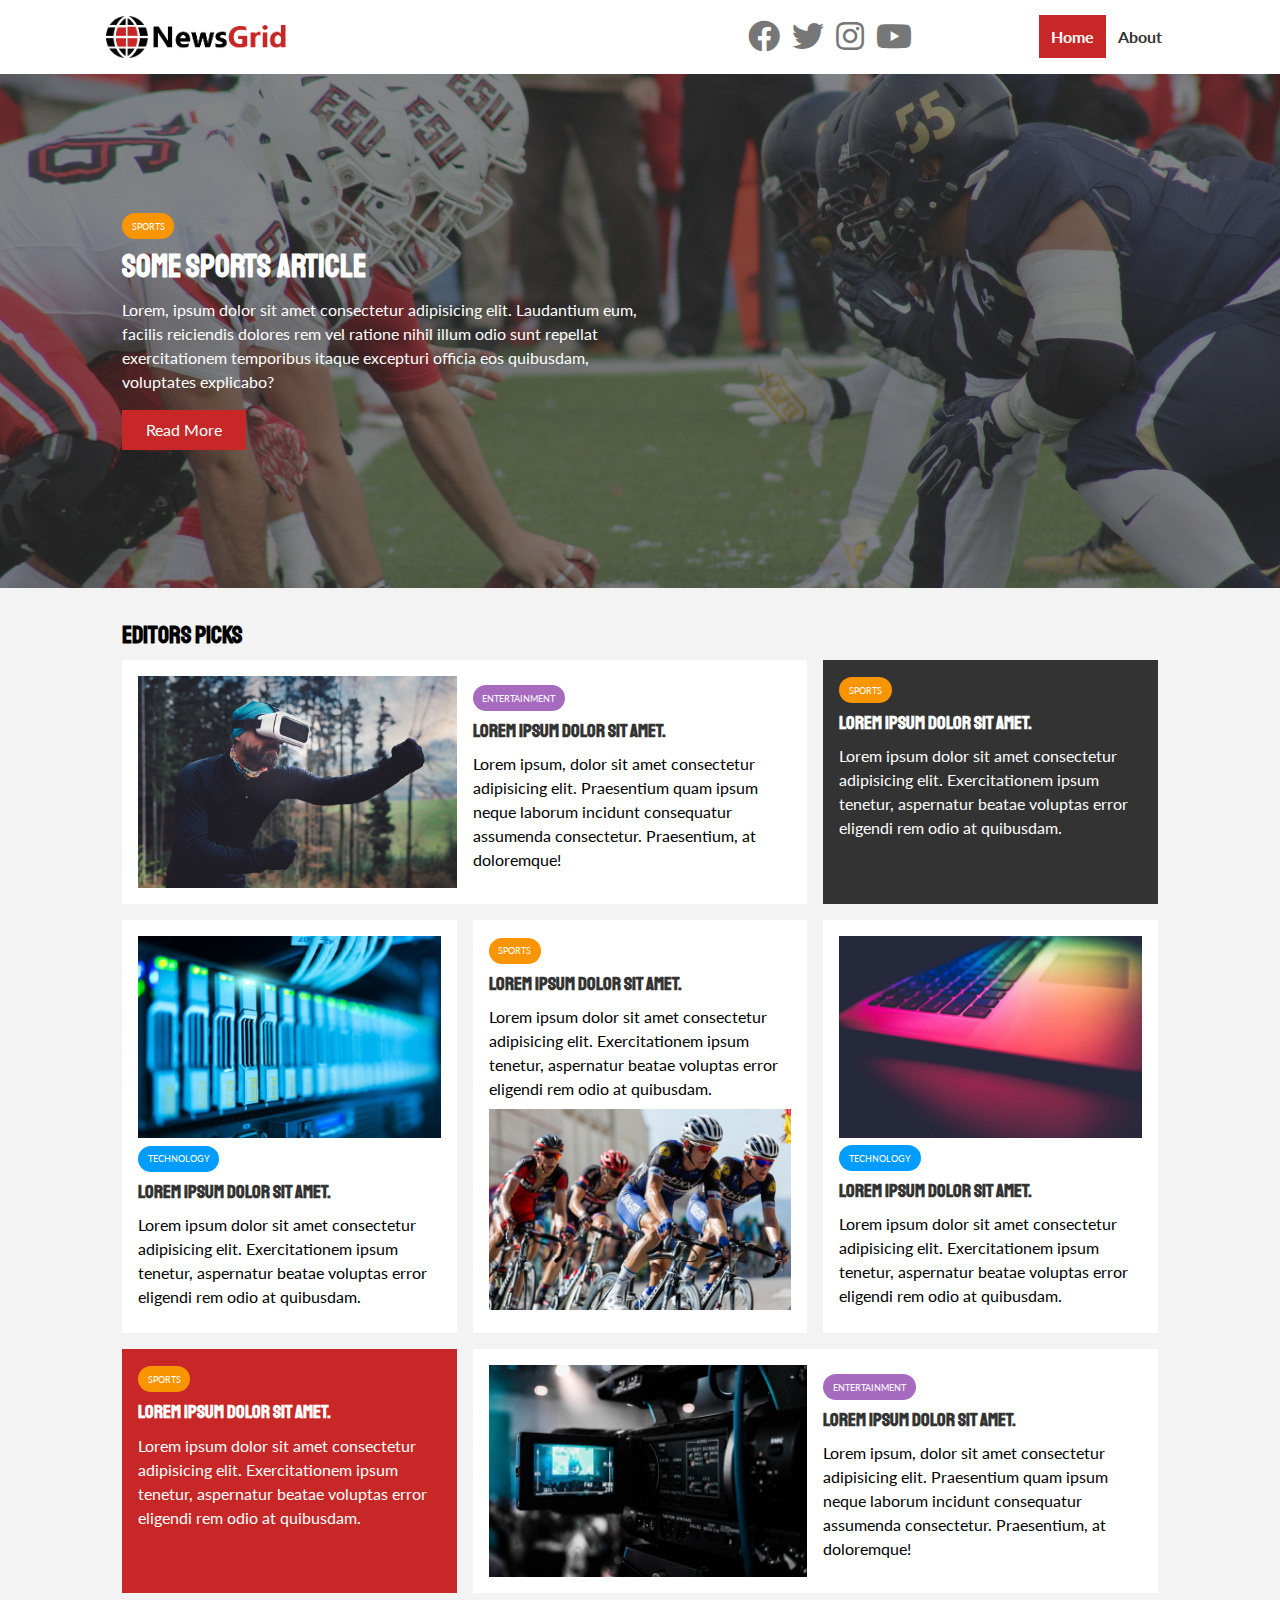
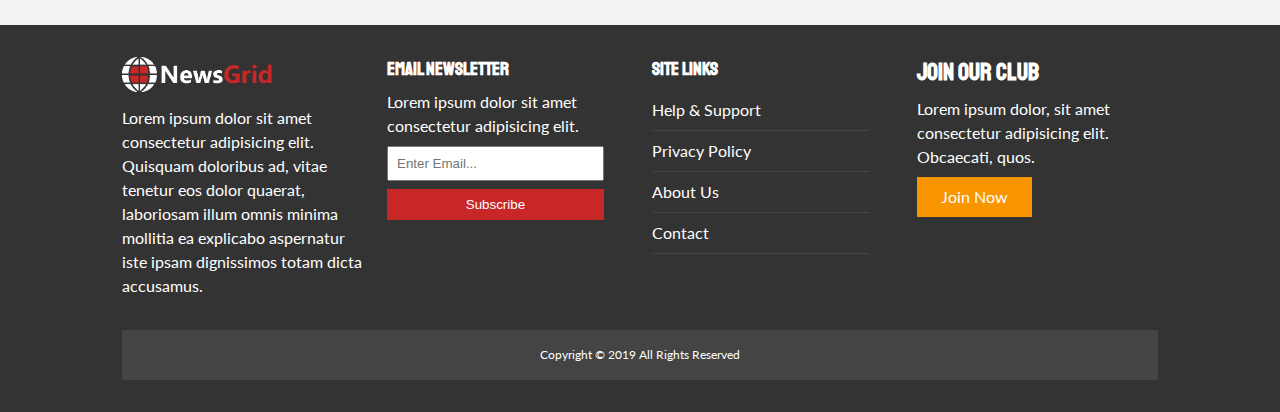
<file: index.html>
<!DOCTYPE html>
<html lang="en">
  <head>
    <meta charset="UTF-8" />
    <meta name="viewport" content="width=device-width, initial-scale=1.0" />
    <meta http-equiv="X-UA-Compatible" content="ie=edge" />
    <link rel="stylesheet" href="css/style.css" />
    <link
      rel="stylesheet"
      media="screen and (max-width: 768px)"
      href="css/mobile.css"
    />
    <link
      rel="stylesheet"
      href="https://cdnjs.cloudflare.com/ajax/libs/font-awesome/5.10.2/css/all.min.css"
    />
    <link rel="icon" href="favicon.ico" type="image/x-icon" />
    <link rel="shortcut icon" href="favicon.ico" type="image/x-icon" />
    <link
      href="https://fonts.googleapis.com/css?family=Lato|Staatliches&display=swap"
      rel="stylesheet"
    />
    <title>NewsGrid | Latest News</title>
  </head>
  <body>
    <nav id="main-nav">
      <div class="container">
        <img src="img/logo.png" alt="NewsGrid" class="logo" />
        <div class="social">
          <a href="http://facebook.com" target="_blank"
            ><i class="fab fa-facebook fa-2x"></i
          ></a>
          <a href="http://twitter.com" target="_blank"
            ><i class="fab fa-twitter fa-2x"></i
          ></a>
          <a href="http://instagram.com" target="_blank"
            ><i class="fab fa-instagram fa-2x"></i
          ></a>
          <a href="http://youtube.com" target="_blank"
            ><i class="fab fa-youtube fa-2x"></i
          ></a>
        </div>
        <ul>
          <li><a href="index.html" class="current">Home</a></li>
          <li><a href="about.html">About</a></li>
        </ul>
      </div>
    </nav>

    <!-- showcase -->
    <header id="showcase">
      <div class="container">
        <div class="showcase-container">
          <div class="showcase-content">
            <div class="category category-sports">
              Sports
            </div>
            <h1>Some Sports Article</h1>
            <p>
              Lorem, ipsum dolor sit amet consectetur adipisicing elit.
              Laudantium eum, facilis reiciendis dolores rem vel ratione nihil
              illum odio sunt repellat exercitationem temporibus itaque
              excepturi officia eos quibusdam, voluptates explicabo?
            </p>
            <a class="btn btn-primary" href="article.html">Read More</a>
          </div>
        </div>
      </div>
    </header>

    <!-- Home Articles -->

    <section id="home-articles" class="py-2">
      <div class="container">
        <h2>Editors Picks</h2>
        <div class="articles-container">
          <article class="card">
            <img src="img/articles/ent1.jpg" alt="" />
            <div>
              <div class="category category-ent">Entertainment</div>
              <h3>
                <a href="article.html">Lorem ipsum dolor sit amet.</a>
              </h3>
              <p>
                Lorem ipsum, dolor sit amet consectetur adipisicing elit.
                Praesentium quam ipsum neque laborum incidunt consequatur
                assumenda consectetur. Praesentium, at doloremque!
              </p>
            </div>
          </article>
          <article class="card bg-dark">
            <div class="category category-sports">Sports</div>
            <h3>
              <a href="article.html">Lorem ipsum dolor sit amet.</a>
            </h3>
            <p>
              Lorem ipsum dolor sit amet consectetur adipisicing elit.
              Exercitationem ipsum tenetur, aspernatur beatae voluptas error
              eligendi rem odio at quibusdam.
            </p>
          </article>
          <article class="card">
            <img src="img/articles/tech1.jpg" alt="" />
            <div class="category category-tech">Technology</div>
            <h3>
              <a href="article.html">Lorem ipsum dolor sit amet.</a>
            </h3>
            <p>
              Lorem ipsum dolor sit amet consectetur adipisicing elit.
              Exercitationem ipsum tenetur, aspernatur beatae voluptas error
              eligendi rem odio at quibusdam.
            </p>
          </article>
          <article class="card">
            <div class="category category-sports">Sports</div>
            <h3>
              <a href="article.html">Lorem ipsum dolor sit amet.</a>
            </h3>
            <p>
              Lorem ipsum dolor sit amet consectetur adipisicing elit.
              Exercitationem ipsum tenetur, aspernatur beatae voluptas error
              eligendi rem odio at quibusdam.
            </p>
            <img src="img/articles/sports1.jpg" alt="" />
          </article>
          <article class="card">
            <img src="img/articles/tech2.jpg" alt="" />
            <div class="category category-tech">Technology</div>
            <h3>
              <a href="article.html">Lorem ipsum dolor sit amet.</a>
            </h3>
            <p>
              Lorem ipsum dolor sit amet consectetur adipisicing elit.
              Exercitationem ipsum tenetur, aspernatur beatae voluptas error
              eligendi rem odio at quibusdam.
            </p>
          </article>
          <article class="card bg-primary">
            <div class="category category-sports">Sports</div>
            <h3>
              <a href="article.html">Lorem ipsum dolor sit amet.</a>
            </h3>
            <p>
              Lorem ipsum dolor sit amet consectetur adipisicing elit.
              Exercitationem ipsum tenetur, aspernatur beatae voluptas error
              eligendi rem odio at quibusdam.
            </p>
          </article>
          <article class="card">
            <img src="img/articles/ent2.jpg" alt="" />
            <div>
              <div class="category category-ent">Entertainment</div>
              <h3>
                <a href="article.html">Lorem ipsum dolor sit amet.</a>
              </h3>
              <p>
                Lorem ipsum, dolor sit amet consectetur adipisicing elit.
                Praesentium quam ipsum neque laborum incidunt consequatur
                assumenda consectetur. Praesentium, at doloremque!
              </p>
            </div>
          </article>
        </div>
      </div>
      
    </section>

    <!-- foooter -->

    <footer id="main-footer" class="py-2">
      <div class="container footer-container">
        <div>
          <img src="img/logo_light.png" alt="NewsGrid">
          <p>
            Lorem ipsum dolor sit amet consectetur adipisicing elit. Quisquam doloribus ad, vitae tenetur eos dolor quaerat, laboriosam illum omnis minima mollitia ea explicabo aspernatur iste ipsam dignissimos totam dicta accusamus.
          </p>
        </div>
        <div>
          <h3>Email Newsletter</h3>
          <p>Lorem ipsum dolor sit amet consectetur adipisicing elit.</p>
          <form method="POST" name="contact" data-netlify="true">
            <input type="email" name="email" placeholder="Enter Email...">
            <input type="submit" value="Subscribe" class="btn btn-primary">
          </form>
        </div>
        <div>
          <h3>Site Links</h3>
          <ul class="list">
            <li><a href="#">Help & Support</a></li>
            <li><a href="#">Privacy Policy</a></li>
            <li><a href="#">About Us</a></li>
            <li><a href="#">Contact</a></li>
          </ul>
        </div>
        <div>
          <h2>Join Our Club</h2>
          <p>Lorem ipsum dolor, sit amet consectetur adipisicing elit. Obcaecati, quos.</p>
          <a href="#" class="btn btn-secondary">Join Now</a>
        </div>
        <div>
          <p>Copyright &copy; 2019 All Rights Reserved</p>
        </div>
      </div>
    </footer>
  </body>
</html>
</file>
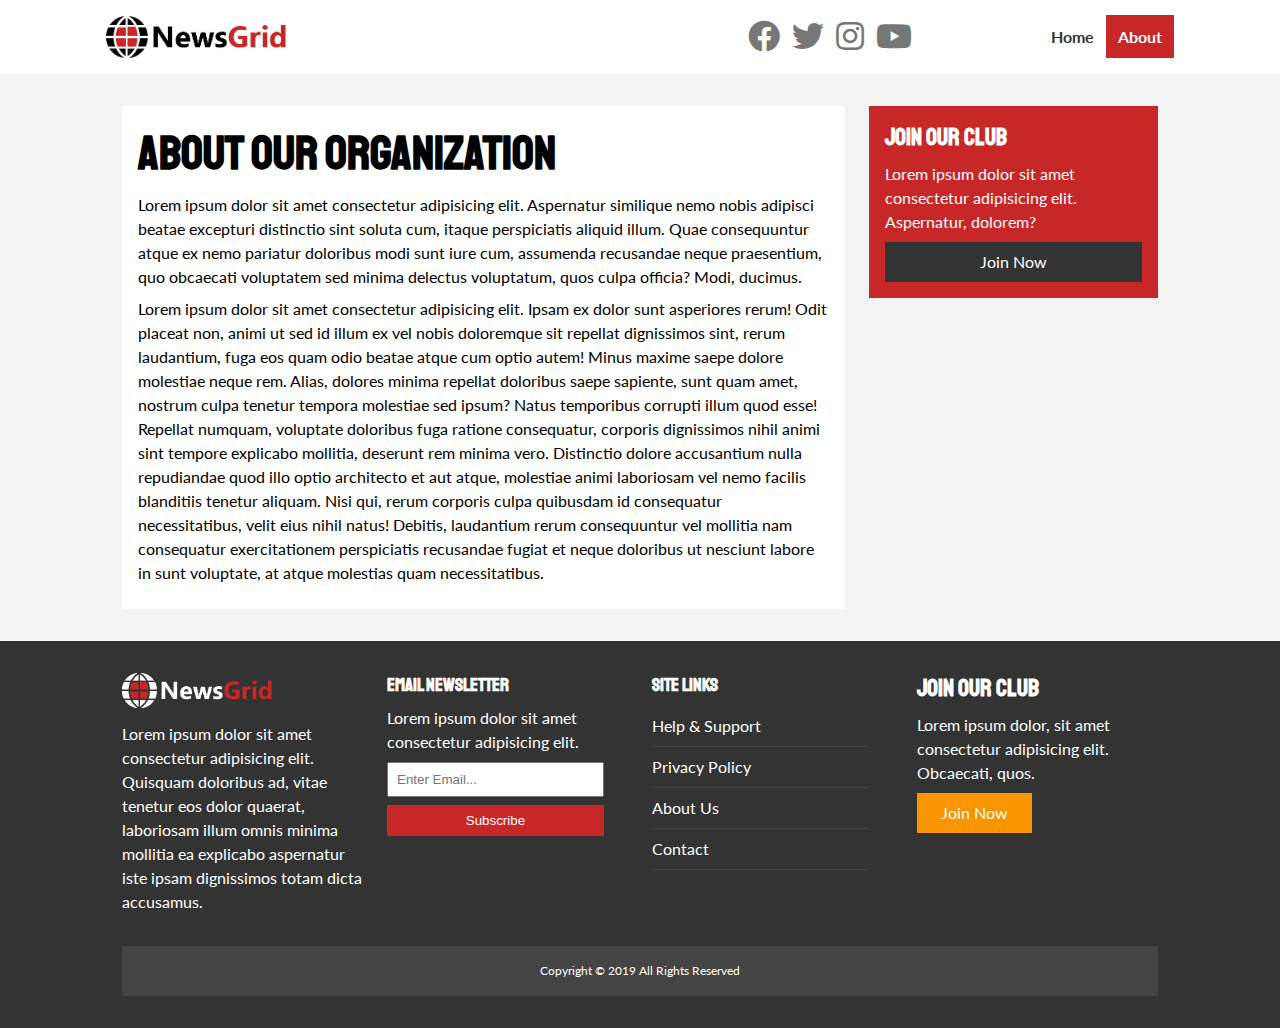
<file: about.html>
<!DOCTYPE html>
<html lang="en">
  <head>
    <meta charset="UTF-8" />
    <meta name="viewport" content="width=device-width, initial-scale=1.0" />
    <meta http-equiv="X-UA-Compatible" content="ie=edge" />
    <link rel="stylesheet" href="css/style.css" />
    <link
      rel="stylesheet"
      media="screen and (max-width: 768px)"
      href="css/mobile.css"
    />
    <link
      rel="stylesheet"
      href="https://cdnjs.cloudflare.com/ajax/libs/font-awesome/5.10.2/css/all.min.css"
    />
    <link rel="icon" href="favicon.ico" type="image/x-icon" />
    <link rel="shortcut icon" href="favicon.ico" type="image/x-icon" />
    <link
      href="https://fonts.googleapis.com/css?family=Lato|Staatliches&display=swap"
      rel="stylesheet"
    />
    <title>NewsGrid | About</title>
  </head>
  <body>
    <nav id="main-nav">
      <div class="container">
        <img src="img/logo.png" alt="NewsGrid" class="logo" />
        <div class="social">
          <a href="http://facebook.com" target="_blank"
            ><i class="fab fa-facebook fa-2x"></i
          ></a>
          <a href="http://twitter.com" target="_blank"
            ><i class="fab fa-twitter fa-2x"></i
          ></a>
          <a href="http://instagram.com" target="_blank"
            ><i class="fab fa-instagram fa-2x"></i
          ></a>
          <a href="http://youtube.com" target="_blank"
            ><i class="fab fa-youtube fa-2x"></i
          ></a>
        </div>
        <ul>
          <li><a href="index.html" >Home</a></li>
          <li><a href="about.html" class="current">About</a></li>
        </ul>
      </div>
    </nav>
    <!-- about -->

    <section id="about">
        <div class="container">
            <div class="page-container">
                <article class="card">
                    <h1 class="l-heading">About Our Organization</h1>
                    <p>Lorem ipsum dolor sit amet consectetur adipisicing elit. Aspernatur similique nemo nobis adipisci beatae excepturi distinctio sint soluta cum, itaque perspiciatis aliquid illum. Quae consequuntur atque ex nemo pariatur doloribus modi sunt iure cum, assumenda recusandae neque praesentium, quo obcaecati voluptatem sed minima delectus voluptatum, quos culpa officia? Modi, ducimus.</p>
                    <p>Lorem ipsum dolor sit amet consectetur adipisicing elit. Ipsam ex dolor sunt asperiores rerum! Odit placeat non, animi ut sed id illum ex vel nobis doloremque sit repellat dignissimos sint, rerum laudantium, fuga eos quam odio beatae atque cum optio autem! Minus maxime saepe dolore molestiae neque rem. Alias, dolores minima repellat doloribus saepe sapiente, sunt quam amet, nostrum culpa tenetur tempora molestiae sed ipsum? Natus temporibus corrupti illum quod esse! Repellat numquam, voluptate doloribus fuga ratione consequatur, corporis dignissimos nihil animi sint tempore explicabo mollitia, deserunt rem minima vero. Distinctio dolore accusantium nulla repudiandae quod illo optio architecto et aut atque, molestiae animi laboriosam vel nemo facilis blanditiis tenetur aliquam. Nisi qui, rerum corporis culpa quibusdam id consequatur necessitatibus, velit eius nihil natus! Debitis, laudantium rerum consequuntur vel mollitia nam consequatur exercitationem perspiciatis recusandae fugiat et neque doloribus ut nesciunt labore in sunt voluptate, at atque molestias quam necessitatibus.</p>
                </article>
                <aside class="card bg-primary">
                    <h2>Join Our Club</h2>
                    <p>Lorem ipsum dolor sit amet consectetur adipisicing elit. Aspernatur, dolorem?</p>
                    <a href="#" class="btn btn-dark btn-block">Join Now</a>
                </aside>
            </div>
        </div>
    </section>
    <!-- foooter -->

    <footer id="main-footer" class="py-2">
      <div class="container footer-container">
        <div>
          <img src="img/logo_light.png" alt="NewsGrid">
          <p>
            Lorem ipsum dolor sit amet consectetur adipisicing elit. Quisquam doloribus ad, vitae tenetur eos dolor quaerat, laboriosam illum omnis minima mollitia ea explicabo aspernatur iste ipsam dignissimos totam dicta accusamus.
          </p>
        </div>
        <div>
          <h3>Email Newsletter</h3>
          <p>Lorem ipsum dolor sit amet consectetur adipisicing elit.</p>
          <form method="POST" name="contact" data-netlify="true">
            <input type="email" name="email" placeholder="Enter Email...">
            <input type="submit" value="Subscribe" class="btn btn-primary">
          </form>
        </div>
        <div>
          <h3>Site Links</h3>
          <ul class="list">
            <li><a href="#">Help & Support</a></li>
            <li><a href="#">Privacy Policy</a></li>
            <li><a href="#">About Us</a></li>
            <li><a href="#">Contact</a></li>
          </ul>
        </div>
        <div>
          <h2>Join Our Club</h2>
          <p>Lorem ipsum dolor, sit amet consectetur adipisicing elit. Obcaecati, quos.</p>
          <a href="#" class="btn btn-secondary">Join Now</a>
        </div>
        <div>
          <p>Copyright &copy; 2019 All Rights Reserved</p>
        </div>
      </div>
    </footer>
  </body>
</html>
</file>
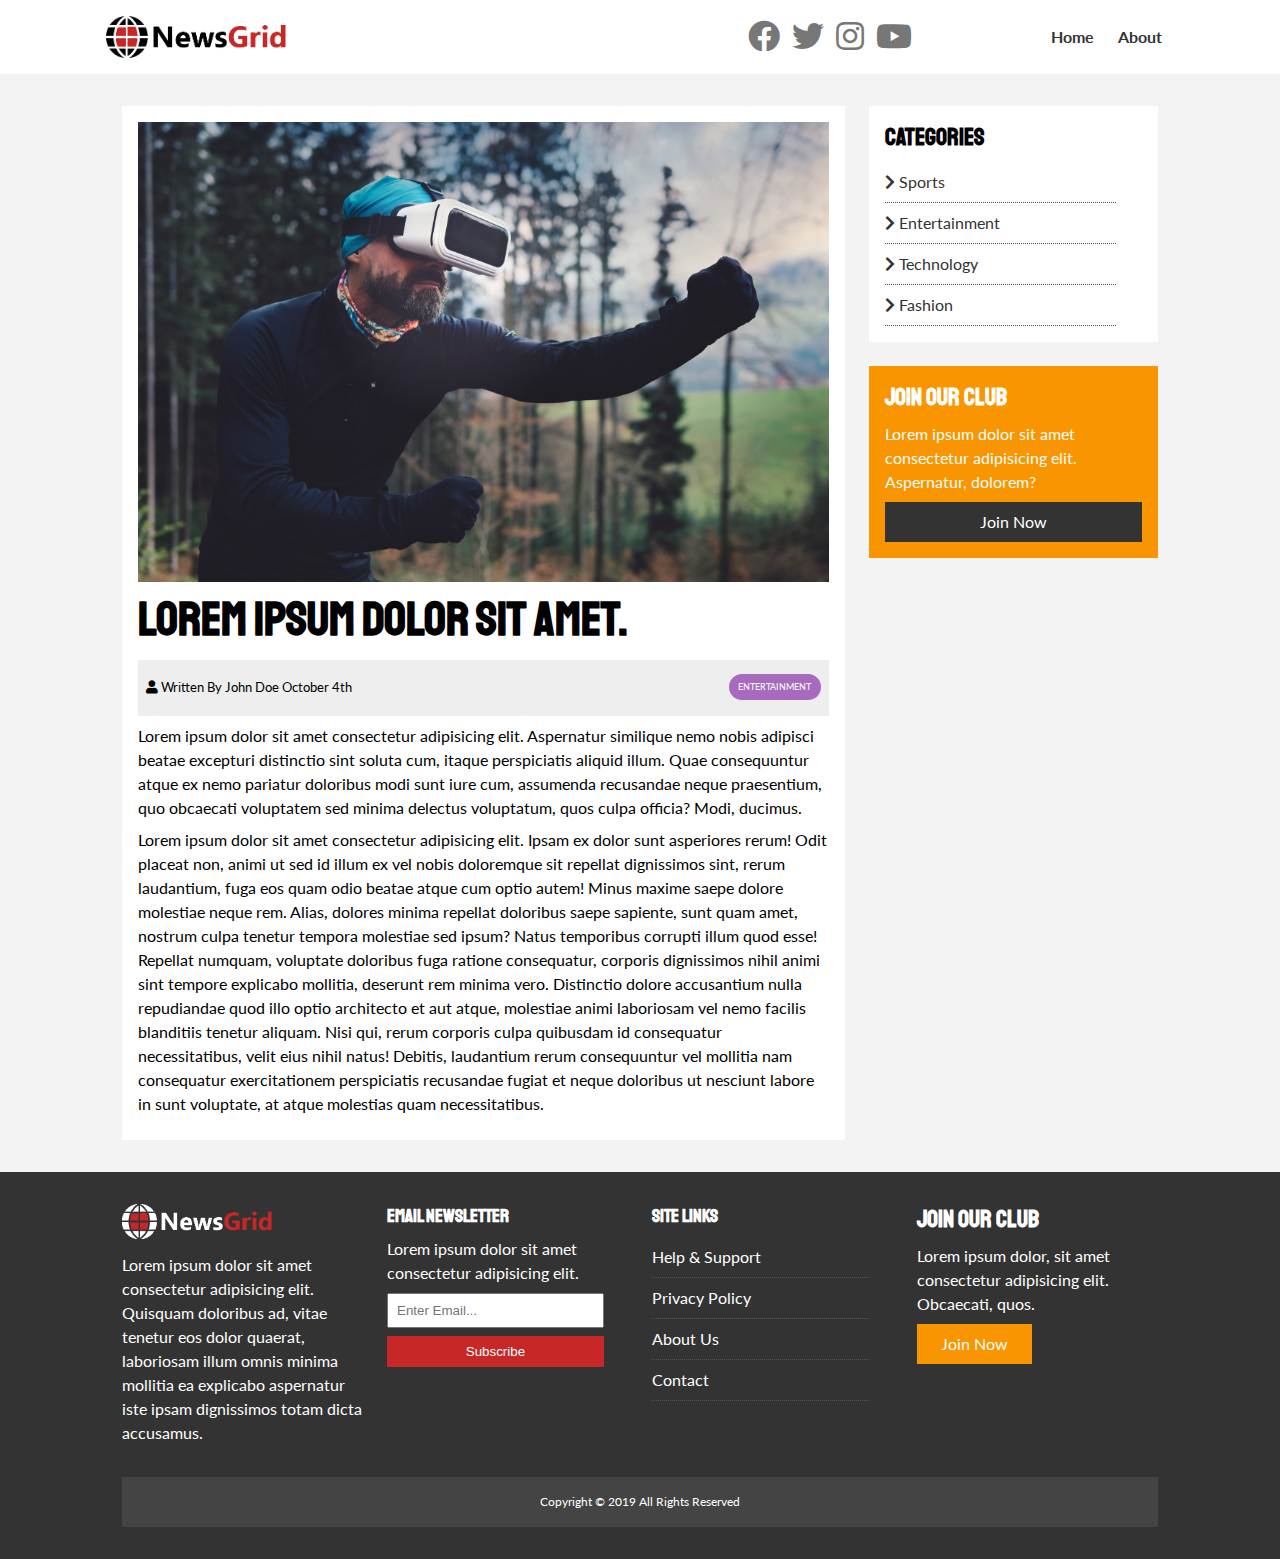
<file: article.html>
<!DOCTYPE html>
<html lang="en">
  <head>
    <meta charset="UTF-8" />
    <meta name="viewport" content="width=device-width, initial-scale=1.0" />
    <meta http-equiv="X-UA-Compatible" content="ie=edge" />
    <link rel="stylesheet" href="css/style.css" />
    <link
      rel="stylesheet"
      media="screen and (max-width: 768px)"
      href="css/mobile.css"
    />
    <link
      rel="stylesheet"
      href="https://cdnjs.cloudflare.com/ajax/libs/font-awesome/5.10.2/css/all.min.css"
    />
    <link rel="icon" href="favicon.ico" type="image/x-icon" />
    <link rel="shortcut icon" href="favicon.ico" type="image/x-icon" />
    <link
      href="https://fonts.googleapis.com/css?family=Lato|Staatliches&display=swap"
      rel="stylesheet"
    />
    <title>NewsGrid | Latest News</title>
  </head>
  <body>
    <nav id="main-nav">
      <div class="container">
        <img src="img/logo.png" alt="NewsGrid" class="logo" />
        <div class="social">
          <a href="http://facebook.com" target="_blank"
            ><i class="fab fa-facebook fa-2x"></i
          ></a>
          <a href="http://twitter.com" target="_blank"
            ><i class="fab fa-twitter fa-2x"></i
          ></a>
          <a href="http://instagram.com" target="_blank"
            ><i class="fab fa-instagram fa-2x"></i
          ></a>
          <a href="http://youtube.com" target="_blank"
            ><i class="fab fa-youtube fa-2x"></i
          ></a>
        </div>
        <ul>
          <li><a href="index.html" >Home</a></li>
          <li><a href="about.html" >About</a></li>
        </ul>
      </div>
    </nav>
    <!-- about -->

    <section id="article">
        <div class="container">
            <div class="page-container">
                <article class="card">
                    <img src="img/articles/ent1.jpg" alt="">
                    <h1 class="l-heading">Lorem ipsum dolor sit amet.</h1>
                    <div class="meta">
                        <small>
                            <i class="fas fa-user"></i> Written By John Doe October 4th
                        </small>

                        <div class="category category-ent">
                            Entertainment
                        </div>
                    </div>
                    <p>Lorem ipsum dolor sit amet consectetur adipisicing elit. Aspernatur similique nemo nobis adipisci beatae excepturi distinctio sint soluta cum, itaque perspiciatis aliquid illum. Quae consequuntur atque ex nemo pariatur doloribus modi sunt iure cum, assumenda recusandae neque praesentium, quo obcaecati voluptatem sed minima delectus voluptatum, quos culpa officia? Modi, ducimus.</p>
                    <p>Lorem ipsum dolor sit amet consectetur adipisicing elit. Ipsam ex dolor sunt asperiores rerum! Odit placeat non, animi ut sed id illum ex vel nobis doloremque sit repellat dignissimos sint, rerum laudantium, fuga eos quam odio beatae atque cum optio autem! Minus maxime saepe dolore molestiae neque rem. Alias, dolores minima repellat doloribus saepe sapiente, sunt quam amet, nostrum culpa tenetur tempora molestiae sed ipsum? Natus temporibus corrupti illum quod esse! Repellat numquam, voluptate doloribus fuga ratione consequatur, corporis dignissimos nihil animi sint tempore explicabo mollitia, deserunt rem minima vero. Distinctio dolore accusantium nulla repudiandae quod illo optio architecto et aut atque, molestiae animi laboriosam vel nemo facilis blanditiis tenetur aliquam. Nisi qui, rerum corporis culpa quibusdam id consequatur necessitatibus, velit eius nihil natus! Debitis, laudantium rerum consequuntur vel mollitia nam consequatur exercitationem perspiciatis recusandae fugiat et neque doloribus ut nesciunt labore in sunt voluptate, at atque molestias quam necessitatibus.</p>
                </article>
                <aside id="categories" class="card">
                    <h2>Categories</h2>
                    <ul class="list">
                        <li><a href="#"><i class="fas fa-chevron-right"></i> Sports</a></li>
                        <li><a href="#"><i class="fas fa-chevron-right"></i> Entertainment</a></li>
                        <li><a href="#"><i class="fas fa-chevron-right"></i> Technology</a></li>
                        <li><a href="#"><i class="fas fa-chevron-right"></i> Fashion</a></li>
                    </ul>
                </aside>

                <aside class="card bg-secondary">
                    <h2>Join Our Club</h2>
                    <p>Lorem ipsum dolor sit amet consectetur adipisicing elit. Aspernatur, dolorem?</p>
                    <a href="#" class="btn btn-dark btn-block">Join Now</a>
                </aside>
            </div>
        </div>
    </section>
    <!-- foooter -->

    <footer id="main-footer" class="py-2">
      <div class="container footer-container">
        <div>
          <img src="img/logo_light.png" alt="NewsGrid">
          <p>
            Lorem ipsum dolor sit amet consectetur adipisicing elit. Quisquam doloribus ad, vitae tenetur eos dolor quaerat, laboriosam illum omnis minima mollitia ea explicabo aspernatur iste ipsam dignissimos totam dicta accusamus.
          </p>
        </div>
        <div>
          <h3>Email Newsletter</h3>
          <p>Lorem ipsum dolor sit amet consectetur adipisicing elit.</p>
          <form method="POST" name="contact" data-netlify="true">
            <input type="email" name="email" placeholder="Enter Email...">
            <input type="submit" value="Subscribe" class="btn btn-primary">
          </form>
        </div>
        <div>
          <h3>Site Links</h3>
          <ul class="list">
            <li><a href="#">Help & Support</a></li>
            <li><a href="#">Privacy Policy</a></li>
            <li><a href="#">About Us</a></li>
            <li><a href="#">Contact</a></li>
          </ul>
        </div>
        <div>
          <h2>Join Our Club</h2>
          <p>Lorem ipsum dolor, sit amet consectetur adipisicing elit. Obcaecati, quos.</p>
          <a href="#" class="btn btn-secondary">Join Now</a>
        </div>
        <div>
          <p>Copyright &copy; 2019 All Rights Reserved</p>
        </div>
      </div>
    </footer>
  </body>
</html>
</file>
<file: css/style.css>
:root {
  --primary-color: #c72727;
  --secondary-color: #f99500;
  --light-color: #f3f3f3;
  --dark-color: #333;
  --max-width: 1100px;
}

.category {
  --sports-color: #f99500;
  --ent-color: #a66bbe;
  --tech-color: #009cff;
}

* {
  margin: 0;
  padding: 0;
  box-sizing: border-box;
}

body {
  font-family: "Lato", sans-serif;
  line-height: 1.5;
  background: var(--light-color);
}

a {
  color: #333;
  text-decoration: none;
}

ul {
  list-style: none;
}

img {
  width: 100%;
}

p {
  margin: .5rem 0;
}

h1,
h2,
h3,
h4,
h5,
h6 {
  font-family: "Staatliches", cursive;
  margin-bottom: 0.55rem;
  line-height: 1.3;
}

/* Utility */
.container {
  max-width: var(--max-width);
  margin: auto;
  padding: 0 2rem;
  overflow: hidden;
}

.category {
  display: inline-block;
  color: #fff;
  font-size: 0.55rem;
  text-transform: uppercase;
  padding: 0.4rem 0.6rem;
  border-radius: 15px;
  margin-bottom: 0.5rem;
}

.category-sports {
  background: var(--sports-color);
}
.category-ent {
  background: var(--ent-color);
}
.category-tech {
  background: var(--tech-color);
}

.btn {
  display: inline-block;
  border: none;
  background: var(--dark-color);
  color: #fff;
  padding: 0.5rem 1.5rem;
}

.btn-light {
  background: var(--light-color);
}
.btn-primary {
  background: var(--primary-color);
}
.btn-secondary {
  background: var(--secondary-color);
}

.btn-block {
  display: block;
  width: 100%;
  text-align: center;
}

.btn:hover {
  opacity: 0.9;
  background: var(--dark-color);
}

.card {
  background: #fff;
  padding:1rem;
}

.bg-dark h1,
.bg-dark h2,
.bg-dark h3,
.bg-dark a,

.bg-primary h1,
.bg-primary h2,
.bg-primary h3,
.bg-primary a,

.bg-secondary h1,
.bg-secondary h2,
.bg-secondary h3,
.bg-secondary a {
  color:  #fff;
}


.bg-dark{
  background: var(--dark-color);
  color: #fff;
}

.bg-primary{
  background: var(--primary-color);
  color: #fff;
}

.bg-secondary{
  background: var(--secondary-color);
  color: #fff;
}

.py-1 {
  padding: 1.5rem 0;
}

.py-2 {
  padding: 2rem 0;
}

.py-3{
  padding: 3rem 0;
}

.p-1 {
  padding: 1.5rem;
}

.p-2 {
  padding: 2rem;
}

.p-3{
  padding: 3rem;
}

.l-heading {
  font-size: 3rem;
}

.list li {
  padding: .5rem 0;
  border-bottom: #555 dotted 1px;
  width: 90%;
}
.list li a:hover {
color: var(--primary-color)  !important;
}

/* Inner Page Container */

.page-container {
  display: grid;
  grid-template-columns: 5fr 2fr;
  margin: 2rem 0;
  grid-gap: 1.5rem;
}

.page-container > *:first-child {
  grid-row: 1 / span 3;
}


/* Navigation */

#main-nav {
  background: #fff;
  position: sticky;
  top: 0;
  z-index: 2;
}

#main-nav .container {
  display: grid;
  grid-template-columns: 6fr 3fr 2fr;
  padding: 1rem;
  align-items: center;
}

#main-nav .logo {
  width: 180px;
}

#main-nav ul {
  justify-self: end;
  display: flex;
}

#main-nav ul li a {
  padding: 0.75rem;
  font-weight: bold;
}

#main-nav ul li a.current {
  background: var(--primary-color);
  color: #fff;
}

#main-nav ul li a:hover {
  background: var(--light-color);
  color: var(--dark-color);
}

#main-nav .social {
  justify-self: center;
}

#main-nav .social i {
  color: #777;
  margin-right: 0.5rem;
}

/* Showcase */

#showcase {
  color: white;
  background: #333;
  padding: 2rem;
  position: relative;
}

#showcase:before {
  content: "";
  background: url("../img/featured.jpg") no-repeat center center/cover;
  position: absolute;
  top: 0;
  left: 0;
  width: 100%;
  height: 100%;
  opacity: 0.4;
}

#showcase .showcase-container {
  display: grid;
  grid-template-columns: repeat(2, 1fr);
  justify-content: center;
  align-items: center;
  height: 50vh;
}

#showcase .showcase-content {
  z-index: 1;
}

#showcase .showcase-content p {
  margin-bottom: 1rem;
}

/* Home Articles */

#home-articles .articles-container {
  display: grid;
  grid-template-columns: repeat(3, 1fr);
  grid-gap:1rem;
}

#home-articles .articles-container > *:first-child,
#home-articles .articles-container > *:last-child {
  display: grid;
  grid-template-columns: repeat(2, 1fr);
  grid-gap: 1rem;
  align-items: center;
  grid-column: 1 / span 2;

}

#home-articles .articles-container > *:last-child{
  grid-column: 2/ span 2;
}

#article .meta {
  display: flex;
  justify-content: space-between;
  align-items: center;
  background: #eee;
  padding: 0.5rem;

}

#article .meta .category{
  margin-top: 0.4rem;
}

/* Footer */
#main-footer{
  background: var(--dark-color);
  color: #fff;
}

#main-footer img {
  width: 150px;
}

#main-footer a {
  color: #fff;
}

#main-footer .footer-container {
  display: grid;
  grid-template-columns: repeat(4, 1fr);
  grid-gap: 1.5rem;
}

#main-footer .footer-container > *:last-child {
  background: #444;
  grid-column: 1 / span 4;
  padding: .5rem;
  text-align: center;
  font-size: 0.75rem;
}

#main-footer .footer-container input[type="email"] {
  width: 90%;
  padding: 0.5rem;
margin-bottom: .5rem;
}

#main-footer .footer-container input[type="submit"]{
  width: 90%;
}
</file>
<file: css/mobile.css>
/* Navigation */
/* remove social */
#main-nav .social {
    display:none;
}

#main-nav .container {
    grid-template-columns: 1fr;
    grid-gap: 1.2rem;
}

#main-nav ul,
#main-nav .logo
 {
    justify-self: center;
}

#main-nav ul li a {
    padding: .5rem;
}

#home-articles .articles-container {
    grid-template-columns: repeat(2, 1fr);
}

#home-articles .articles-container > *:first-child,
#home-articles .articles-container > *:last-child {
    grid-template-columns: 1fr;
    grid-column: 1;

}

@media(max-width: 600px) {
    /* Stack Grid Items */
    #showcase .showcase-container,
    #home-articles .articles-container,
    #main-footer .footer-container {
        grid-template-columns: 1fr;
    }

    #main-footer .footer-container > *:last-child{
        grid-column: 1;
    }

    #main-footer .footer-container > *:first-child,
    #main-footer .footer-container > *:nth-child(2) {
        border-bottom: #444 dotted 1px;
        padding-bottom: 1rem;
    }

    .page-container {
        grid-template-columns: 1fr;
        text-align: center;
    }

    .page-container > *:first-child {
        grid-row: 1;
      }

      .l-heading {
          font-size:2rem;
      }
    /* #main-footer .footer-container > *:last-child,
    #main-footer .footer-container > *:nth-child(3),
    #main-footer .footer-container > *:nth-child(4){
        border: none;
    } */
}
</file>
